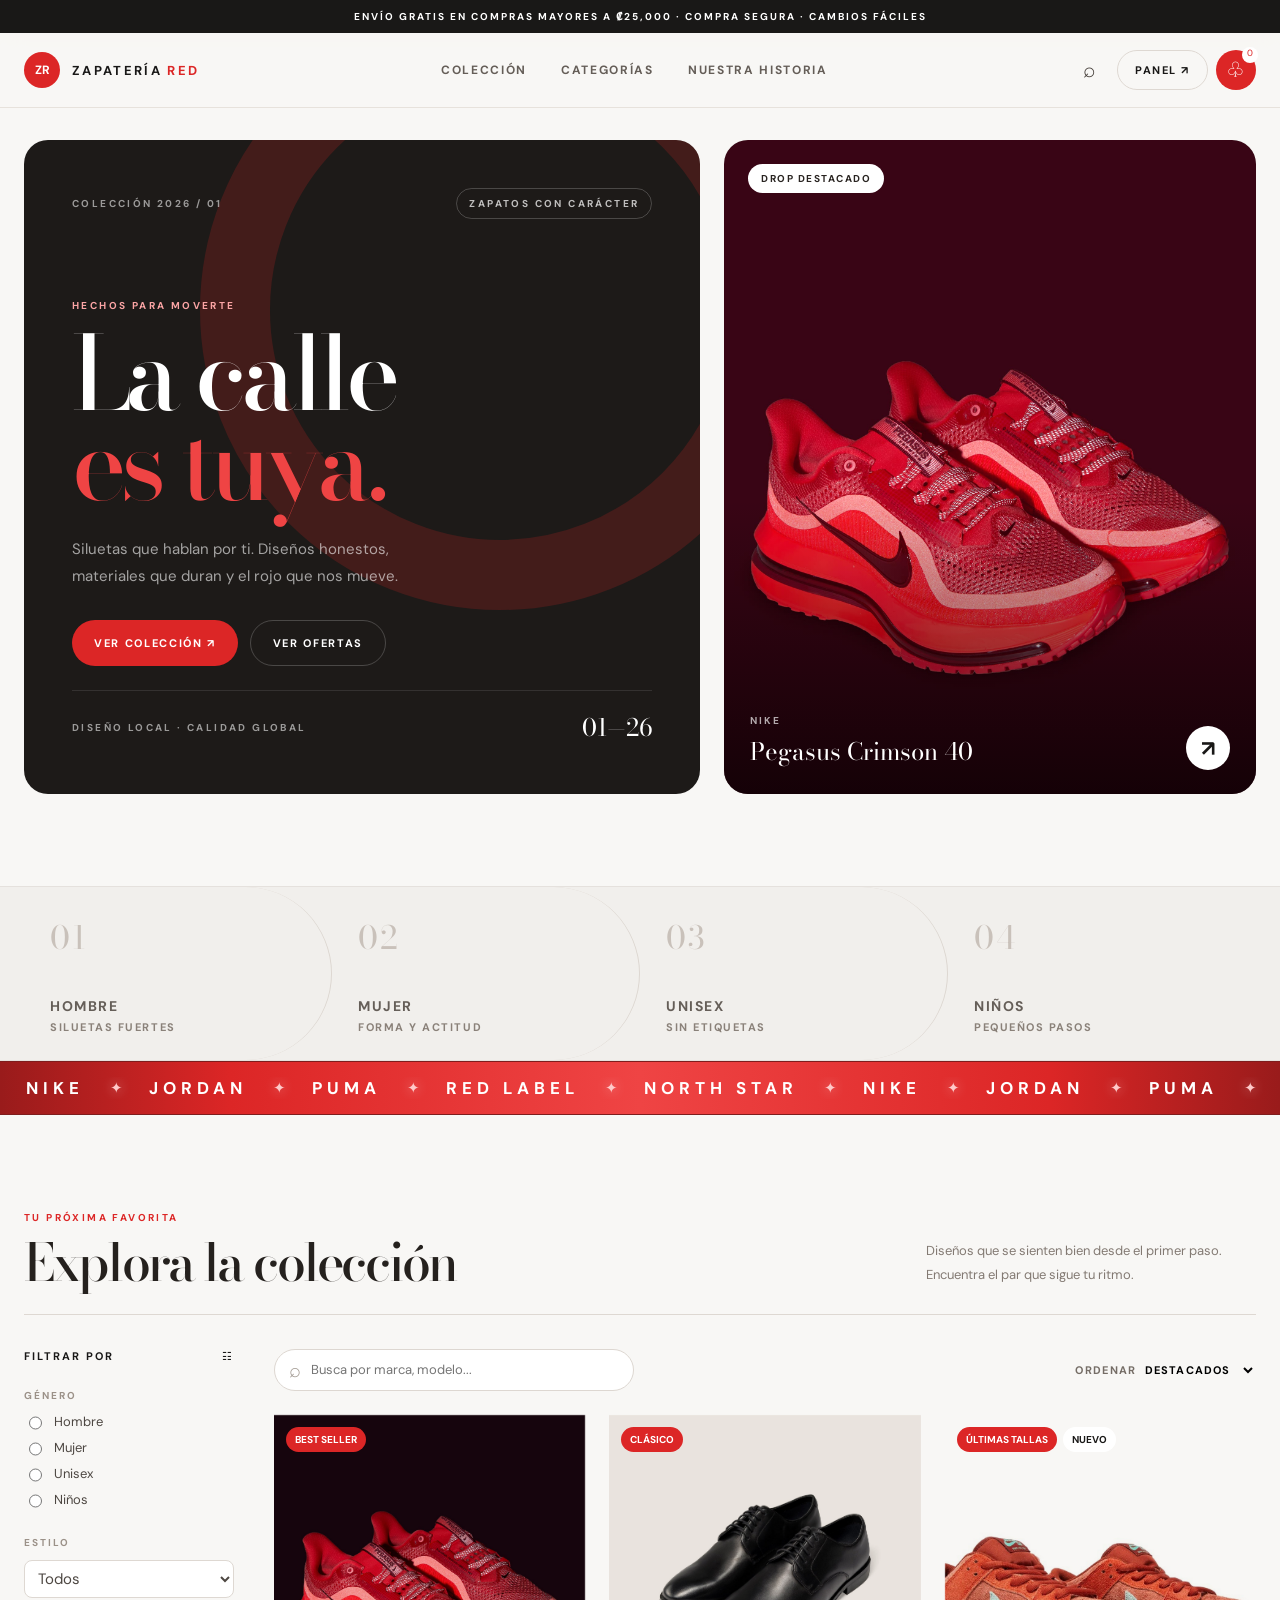
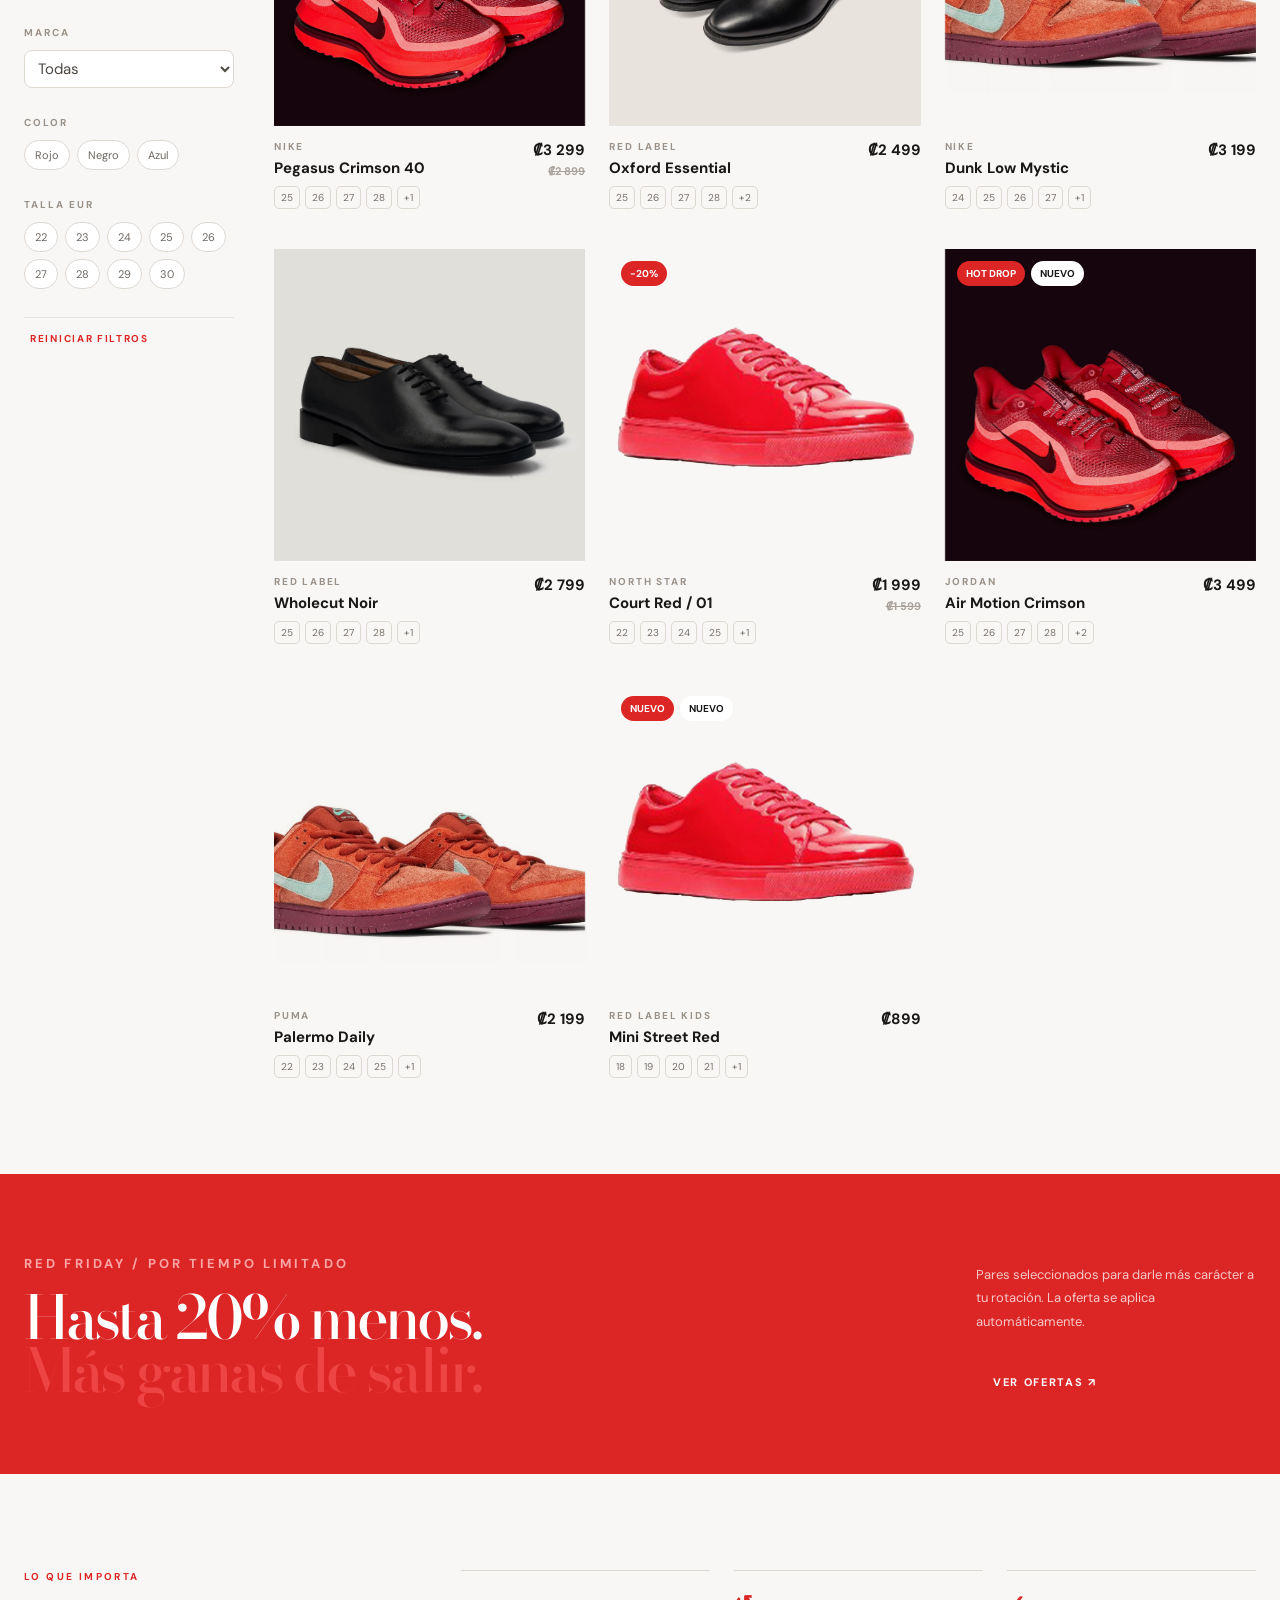
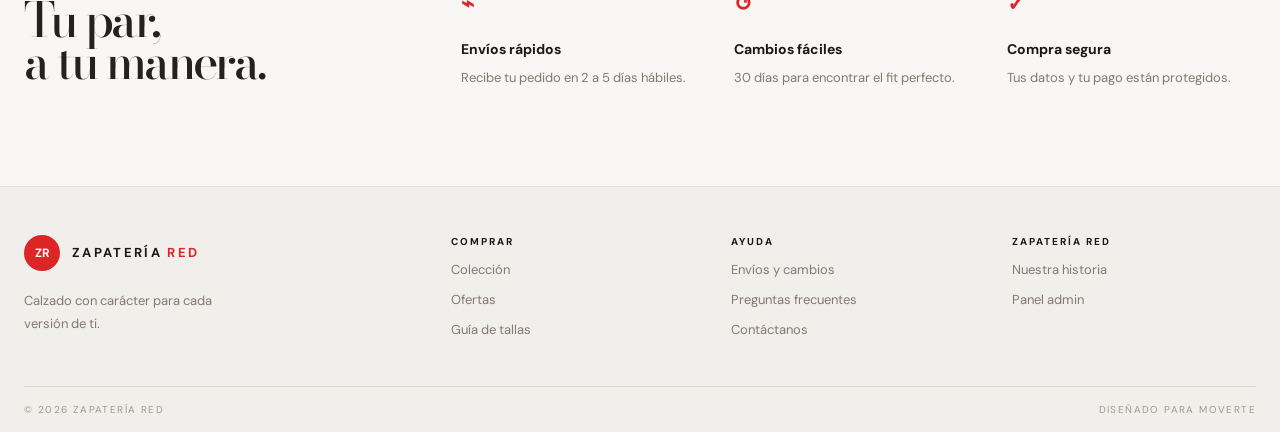
<file: index.html>
<!doctype html>
<html lang="es">
<head>
  <meta charset="UTF-8" />
  <meta name="viewport" content="width=device-width, initial-scale=1.0" />
  <meta name="theme-color" content="#dc2626" />
  <meta name="description" content="Zapatería Red — calzado con carácter." />
  <title>Zapatería Red — Calzado con carácter</title>
  <link rel="preconnect" href="https://fonts.googleapis.com" />
  <link rel="preconnect" href="https://fonts.gstatic.com" crossorigin />
  <link href="https://fonts.googleapis.com/css2?family=Bodoni+Moda:opsz,wght@6..96,400;6..96,500;6..96,600&family=DM+Sans:wght@400;500;600;700&display=swap" rel="stylesheet" />
  <link rel="stylesheet" href="style.css" />
</head>
<body>
  <div class="announcement">Envío gratis en compras mayores a ₡25,000 · Compra segura · Cambios fáciles</div>
  <header class="site-header"><div class="wrap header-inner"><a class="brand" href="index.html"><span class="brand-mark">ZR</span><span>ZAPATERÍA <b>RED</b></span></a><nav class="desktop-nav"><a href="#coleccion">Colección</a><a href="#categorias">Categorías</a><a href="#nosotros">Nuestra historia</a></nav><div class="header-actions"><button class="icon-button" id="focus-search" aria-label="Buscar">⌕</button><a class="panel-link" href="admin.html">Panel ↗</a><button class="bag-button" aria-label="Bolsa">♧<i>0</i></button><button class="menu-toggle" id="menu-toggle" aria-label="Menú">☰</button></div></div><div class="mobile-nav" id="mobile-nav"><a href="#coleccion">Colección</a><a href="#categorias">Categorías</a><a href="admin.html">Panel administrativo</a></div></header>
  <main>
    <section class="wrap hero"><div class="hero-copy"><div class="hero-top"><span>COLECCIÓN 2026 / 01</span><span class="outline-pill">ZAPATOS CON CARÁCTER</span></div><div class="hero-message"><p class="eyebrow light">HECHOS PARA MOVERTE</p><h1>La calle<br><em>es tuya.</em></h1><p>Siluetas que hablan por ti. Diseños honestos, materiales que duran y el rojo que nos mueve.</p><div class="hero-buttons"><a class="button red" href="#coleccion">Ver colección ↗</a><a class="button outline-light" href="#ofertas">Ver ofertas</a></div></div><div class="hero-bottom"><span>Diseño local · Calidad global</span><span class="serif-number">01—26</span></div></div><a class="hero-product" href="producto.html?id=1"><img src="assets/pegasus-red.jpg" alt="Tenis rojos Pegasus Crimson"><span class="floating-tag">DROP DESTACADO</span><div class="hero-product-caption"><div><small>Nike</small><strong>Pegasus Crimson 40</strong></div><b class="round-arrow">↗</b></div></a></section>
    <section class="category-strip" id="categorias"><div class="wrap category-grid"><button class="categoria-button" data-category="Hombre"><span>01</span><b>Hombre</b><small>Siluetas fuertes</small></button><button class="categoria-button" data-category="Mujer"><span>02</span><b>Mujer</b><small>Forma y actitud</small></button><button class="categoria-button" data-category="Unisex"><span>03</span><b>Unisex</b><small>Sin etiquetas</small></button><button class="categoria-button" data-category="Niños"><span>04</span><b>Niños</b><small>Pequeños pasos</small></button></div></section>
<div class="brand-carousel" id="brand-carousel" aria-label="Marcas disponibles"><div class="brand-carousel-container"><div class="brand-items"><div class="brand-group"><button class="brand-item" data-brand="Nike"><span>Nike</span></button><button class="brand-item" data-brand="Jordan"><span>Jordan</span></button><button class="brand-item" data-brand="Puma"><span>Puma</span></button><button class="brand-item" data-brand="Red Label"><span>Red Label</span></button><button class="brand-item" data-brand="North Star"><span>North Star</span></button></div><div class="brand-group" aria-hidden="true"><button class="brand-item" data-brand="Nike" tabindex="-1"><span>Nike</span></button><button class="brand-item" data-brand="Jordan" tabindex="-1"><span>Jordan</span></button><button class="brand-item" data-brand="Puma" tabindex="-1"><span>Puma</span></button><button class="brand-item" data-brand="Red Label" tabindex="-1"><span>Red Label</span></button><button class="brand-item" data-brand="North Star" tabindex="-1"><span>North Star</span></button></div><div class="brand-group" aria-hidden="true"><button class="brand-item" data-brand="Nike" tabindex="-1"><span>Nike</span></button><button class="brand-item" data-brand="Jordan" tabindex="-1"><span>Jordan</span></button><button class="brand-item" data-brand="Puma" tabindex="-1"><span>Puma</span></button><button class="brand-item" data-brand="Red Label" tabindex="-1"><span>Red Label</span></button><button class="brand-item" data-brand="North Star" tabindex="-1"><span>North Star</span></button></div><div class="brand-group" aria-hidden="true"><button class="brand-item" data-brand="Nike" tabindex="-1"><span>Nike</span></button><button class="brand-item" data-brand="Jordan" tabindex="-1"><span>Jordan</span></button><button class="brand-item" data-brand="Puma" tabindex="-1"><span>Puma</span></button><button class="brand-item" data-brand="Red Label" tabindex="-1"><span>Red Label</span></button><button class="brand-item" data-brand="North Star" tabindex="-1"><span>North Star</span></button></div></div></div></div>
    <section class="wrap collection" id="coleccion"><div class="section-heading"><div><p class="eyebrow">TU PRÓXIMA FAVORITA</p><h2>Explora la colección</h2></div><p>Diseños que se sienten bien desde el primer paso. Encuentra el par que sigue tu ritmo.</p></div><div class="catalog-layout"><aside class="filters"><div class="filter-heading"><b>Filtrar por</b><span>☷</span></div><div id="filter-panel"></div></aside><div class="catalog-content"><div class="catalog-toolbar"><div class="search-box"><span>⌕</span><input id="search-input" type="search" placeholder="Busca por marca, modelo..." /></div><button class="filter-mobile" id="filter-mobile">☷ Filtros</button><label>Ordenar <select id="sort-select"><option value="featured">Destacados</option><option value="new">Novedades</option><option value="price-asc">Precio menor</option><option value="price-desc">Precio mayor</option></select></label></div><div class="product-grid" id="product-grid"></div></div></div></section>
    <section class="offer-banner" id="ofertas"><div class="wrap offer-inner"><div><p class="eyebrow light">RED FRIDAY / POR TIEMPO LIMITADO</p><h2>Hasta 20% menos.<br><em>Más ganas de salir.</em></h2></div><div><p>Pares seleccionados para darle más carácter a tu rotación. La oferta se aplica automáticamente.</p><a href="#coleccion">Ver ofertas ↗</a></div></div></section>
    <section class="wrap values" id="nosotros"><div><p class="eyebrow">LO QUE IMPORTA</p><h2>Tu par,<br>a tu manera.</h2></div><div class="value-grid"><article><b>⌁</b><h3>Envíos rápidos</h3><p>Recibe tu pedido en 2 a 5 días hábiles.</p></article><article><b>↺</b><h3>Cambios fáciles</h3><p>30 días para encontrar el fit perfecto.</p></article><article><b>✓</b><h3>Compra segura</h3><p>Tus datos y tu pago están protegidos.</p></article></div></section>
  </main>
  <footer class="site-footer"><div class="wrap footer-grid"><div><a class="brand" href="index.html"><span class="brand-mark">ZR</span><span>ZAPATERÍA <b>RED</b></span></a><p>Calzado con carácter para cada versión de ti.</p></div><div><b>Comprar</b><a href="#coleccion">Colección</a><a href="#ofertas">Ofertas</a><a href="producto.html?id=1">Guía de tallas</a></div><div><b>Ayuda</b><a href="#nosotros">Envíos y cambios</a><a href="#nosotros">Preguntas frecuentes</a><a href="https://wa.me/5215555555555">Contáctanos</a></div><div><b>Zapatería Red</b><a href="#nosotros">Nuestra historia</a><a href="admin.html">Panel admin</a></div></div><div class="wrap footer-bottom">© 2026 Zapatería Red <span>Diseñado para moverte</span></div></footer>
  <script src="catalog.js"></script><script src="app.js"></script>
</body>
</html>
</file>
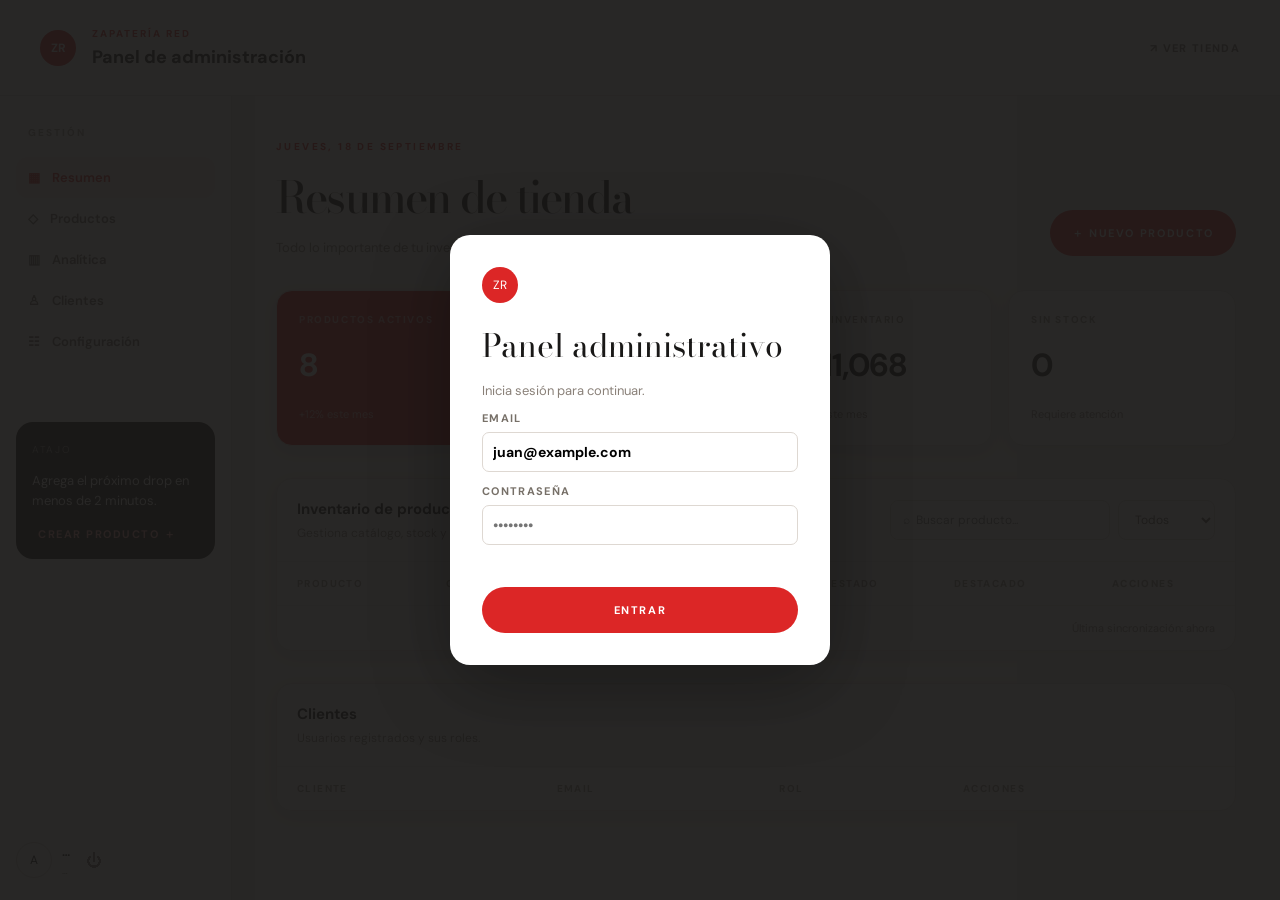
<file: admin.html>
<!doctype html>
<html lang="es"><head><meta charset="UTF-8"><meta name="viewport" content="width=device-width, initial-scale=1.0"><title>Panel administrativo — Zapatería Red</title><link rel="preconnect" href="https://fonts.googleapis.com"><link rel="preconnect" href="https://fonts.gstatic.com" crossorigin><link href="https://fonts.googleapis.com/css2?family=Bodoni+Moda:opsz,wght@6..96,400;6..96,500;6..96,600&family=DM+Sans:wght@400;500;600;700&display=swap" rel="stylesheet"><link rel="stylesheet" href="style.css"></head><body class="admin-body"><div id="login-overlay"><form id="login-form" class="login-card"><span class="brand-mark">ZR</span><h2>Panel administrativo</h2><p>Inicia sesión para continuar.</p><label>Email<input id="login-email" type="email" value="juan@example.com" required></label><label>Contraseña<input id="login-pass" type="password" placeholder="••••••••" required></label><p class="login-error" id="login-error"></p><button class="button red" type="submit">Entrar</button></form></div><header class="admin-header"><div class="admin-brand"><a class="brand" href="index.html"><span class="brand-mark">ZR</span></a><div><small>ZAPATERÍA RED</small><strong>Panel de administración</strong></div></div><a href="index.html">↗ Ver tienda</a></header><div class="admin-shell"><aside class="admin-sidebar"><div class="sidebar-title">GESTIÓN</div><nav><a class="active" href="#resumen">▦ <span>Resumen</span></a><a href="#inventario">◇ <span>Productos</span></a><a href="analitica.html">▥ <span>Analítica</span></a><a href="#clientes">♙ <span>Clientes</span></a><a href="configuracion.html">☷ <span>Configuración</span></a></nav><div class="admin-tip"><small>ATAJO</small><p>Agrega el próximo drop en menos de 2 minutos.</p><button id="open-product-modal">Crear producto ＋</button></div><div class="admin-user"><span id="admin-initial">A</span><div><b id="admin-name">…</b><small id="admin-email">…</small></div><button id="logout-btn" class="row-action" title="Cerrar sesión">⏻</button></div></aside><main class="admin-main"><div class="admin-page-heading"><div><p class="eyebrow">JUEVES, 18 DE SEPTIEMBRE</p><h1>Resumen de tienda</h1><p>Todo lo importante de tu inventario, en un solo lugar.</p></div><button class="button red" id="open-product-modal-top">＋ Nuevo producto</button></div><section class="metrics" id="resumen"><article class="metric red-card"><small>PRODUCTOS ACTIVOS</small><strong id="metric-products">8</strong><span>+12% este mes</span></article><article class="metric dark-card"><small>UNIDADES EN STOCK</small><strong id="metric-stock">132</strong><span>+8% este mes</span></article><article class="metric"><small>VALOR INVENTARIO</small><strong id="metric-value">$311,068</strong><span>+6.4% este mes</span></article><article class="metric"><small>SIN STOCK</small><strong id="metric-out">0</strong><span>Requiere atención</span></article></section><section class="inventory-card" id="inventario"><div class="inventory-heading"><div><h2>Inventario de productos</h2><p>Gestiona catálogo, stock y visibilidad.</p></div><div class="inventory-tools"><input id="admin-search" type="search" placeholder="⌕  Buscar producto..."><select id="admin-filter"><option>Todos</option><option>Activo</option><option>Sin stock</option></select></div></div><div class="table-scroll"><table><thead><tr><th>Producto</th><th>Categoría</th><th>Precio</th><th>Stock</th><th>Estado</th><th>Destacado</th><th>Acciones</th></tr></thead><tbody id="inventory-body"></tbody></table></div><div class="table-footer"><span id="table-count"></span><span>Última sincronización: <span id="sync-time">ahora</span></span></div></section><section class="inventory-card" id="clientes"><div class="inventory-heading"><div><h2>Clientes</h2><p>Usuarios registrados y sus roles.</p></div></div><div class="table-scroll"><table><thead><tr><th>Cliente</th><th>Email</th><th>Rol</th><th>Acciones</th></tr></thead><tbody id="clients-body"></tbody></table></div></section></main></div><dialog id="product-modal"><form class="modal-form" id="product-form"><button type="button" class="modal-close" id="modal-close">×</button><p class="eyebrow">CATÁLOGO</p><h2 id="modal-title">Agregar producto</h2><input type="hidden" id="f-id"><label>Nombre del producto<input id="f-nombre" required placeholder="Ej. Runner Crimson 01"></label><div class="form-row"><label>Marca<input id="f-marca" placeholder="Nike"></label><label>Precio (₡)<input id="f-precio" type="number" min="1" step="0.01" placeholder="2499" required></label></div><div class="form-row"><label>Stock (pares)<input id="f-stock" type="number" min="0" step="1" value="0"></label><label>Categoría<select id="f-categoria"></select></label></div><div class="form-row"><label>Talle<select id="f-talle"></select></label><label>Portada actual<span id="f-cover-name" class="table-sub">—</span></label></div><label>Descripción<textarea id="f-descripcion" placeholder="Describe el producto..."></textarea></label><div class="upload-box">⇧ <b>Fotos del producto</b><small>JPG, PNG o WEBP (máx. 5MB c/u). La primera será la portada.</small><input id="f-fotos" type="file" accept=".jpg,.jpeg,.png,.webp" multiple><div id="f-preview" class="photo-preview"></div></div><div id="f-existing-wrap"><b>Fotos guardadas</b><small class="table-sub">✕ elimina · ○ define la portada</small><div id="f-existing" class="photo-preview"></div></div><p class="login-error" id="form-error"></p><button class="button red" type="submit" id="f-save">Guardar producto</button></form></dialog><script src="catalog.js"></script><script src="admin.js"></script></body></html>
</file>
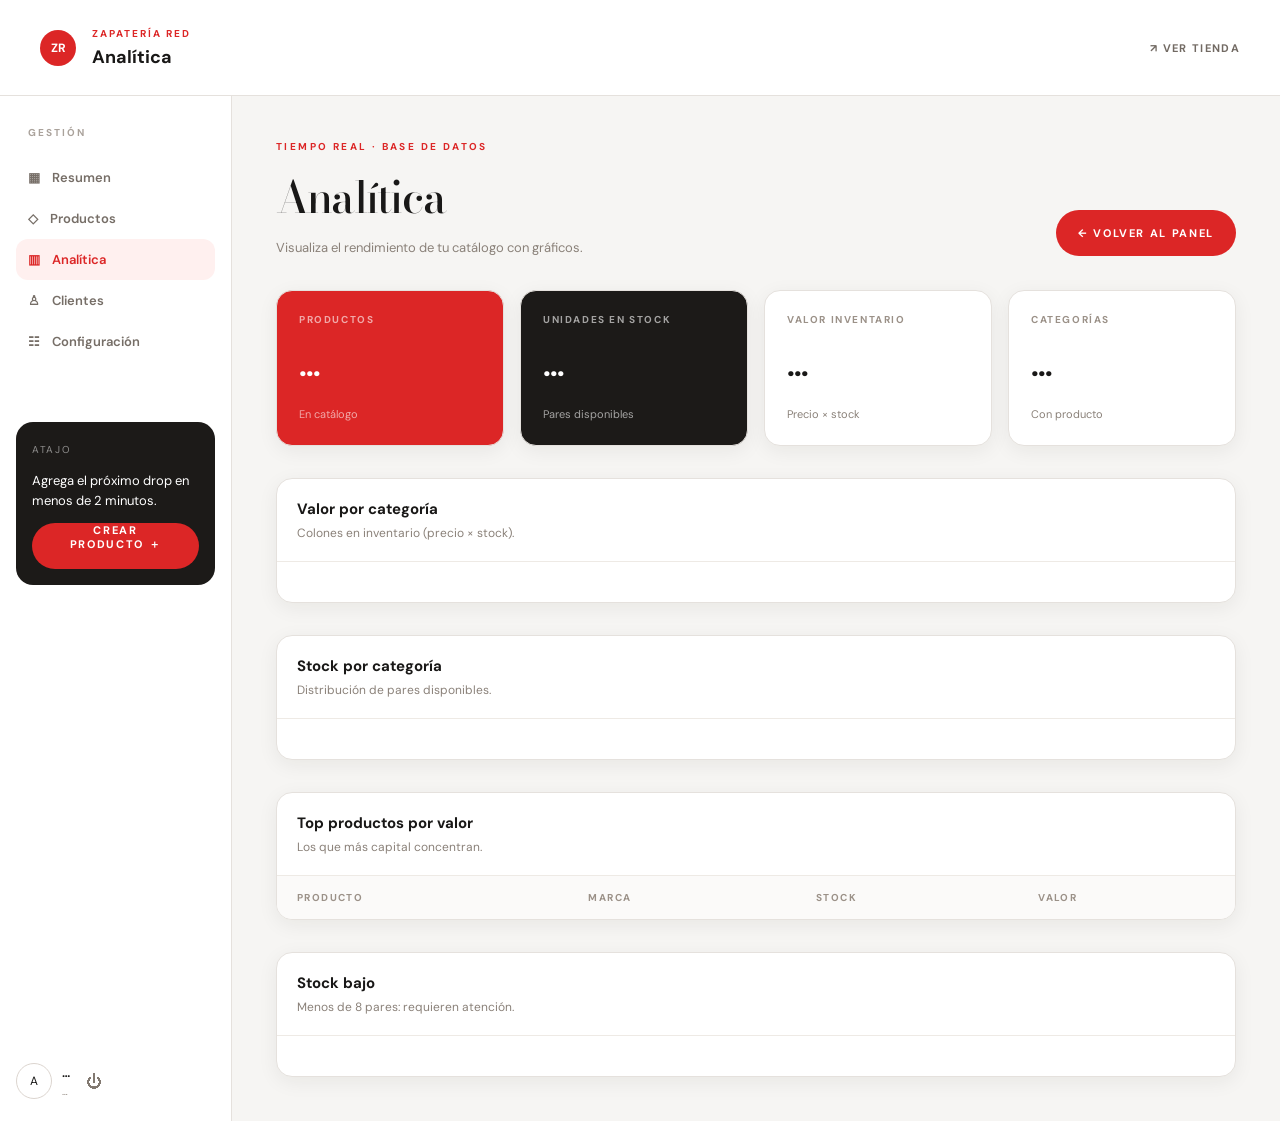
<file: analitica.html>
<!doctype html>
<html lang="es"><head><meta charset="UTF-8"><meta name="viewport" content="width=device-width, initial-scale=1.0"><title>Analítica — Zapatería Red</title><link rel="preconnect" href="https://fonts.googleapis.com"><link rel="preconnect" href="https://fonts.gstatic.com" crossorigin><link href="https://fonts.googleapis.com/css2?family=Bodoni+Moda:opsz,wght@6..96,400;6..96,500;6..96,600&family=DM+Sans:wght@400;500;600;700&display=swap" rel="stylesheet"><link rel="stylesheet" href="style.css"></head><body class="admin-body"><header class="admin-header"><div class="admin-brand"><a class="brand" href="index.html"><span class="brand-mark">ZR</span></a><div><small>ZAPATERÍA RED</small><strong>Analítica</strong></div></div><a href="index.html">↗ Ver tienda</a></header><div class="admin-shell"><aside class="admin-sidebar"><div class="sidebar-title">GESTIÓN</div><nav><a href="admin.html#resumen">▦ <span>Resumen</span></a><a href="admin.html#inventario">◇ <span>Productos</span></a><a class="active" href="analitica.html">▥ <span>Analítica</span></a><a href="admin.html#clientes">♙ <span>Clientes</span></a><a href="configuracion.html">☷ <span>Configuración</span></a></nav><div class="admin-tip"><small>ATAJO</small><p>Agrega el próximo drop en menos de 2 minutos.</p><a class="button red" href="admin.html#inventario" style="display:inline-block;text-align:center">Crear producto ＋</a></div><div class="admin-user"><span id="admin-initial">A</span><div><b id="admin-name">…</b><small id="admin-email">…</small></div><button id="logout-btn" class="row-action" title="Cerrar sesión">⏻</button></div></aside><main class="admin-main"><div class="admin-page-heading"><div><p class="eyebrow">TIEMPO REAL · BASE DE DATOS</p><h1>Analítica</h1><p>Visualiza el rendimiento de tu catálogo con gráficos.</p></div><a class="button red" href="admin.html">← Volver al panel</a></div><section class="metrics"><article class="metric red-card"><small>PRODUCTOS</small><strong id="a-products">…</strong><span>En catálogo</span></article><article class="metric dark-card"><small>UNIDADES EN STOCK</small><strong id="a-stock">…</strong><span>Pares disponibles</span></article><article class="metric"><small>VALOR INVENTARIO</small><strong id="a-value">…</strong><span>Precio × stock</span></article><article class="metric"><small>CATEGORÍAS</small><strong id="a-cats">…</strong><span>Con producto</span></article></section><section class="inventory-card"><div class="inventory-heading"><div><h2>Valor por categoría</h2><p>Colones en inventario (precio × stock).</p></div></div><div style="padding:20px" id="chart-barras"></div></section><section class="inventory-card"><div class="inventory-heading"><div><h2>Stock por categoría</h2><p>Distribución de pares disponibles.</p></div></div><div style="padding:20px" id="chart-dona"></div></section><section class="inventory-card"><div class="inventory-heading"><div><h2>Top productos por valor</h2><p>Los que más capital concentran.</p></div></div><div class="table-scroll"><table><thead><tr><th>Producto</th><th>Marca</th><th>Stock</th><th>Valor</th></tr></thead><tbody id="top-body"></tbody></table></div></section><section class="inventory-card"><div class="inventory-heading"><div><h2>Stock bajo</h2><p>Menos de 8 pares: requieren atención.</p></div></div><div style="padding:20px" id="low-list"></div></section></main></div><script src="catalog.js"></script><script src="analitica.js"></script></body></html>
</file>
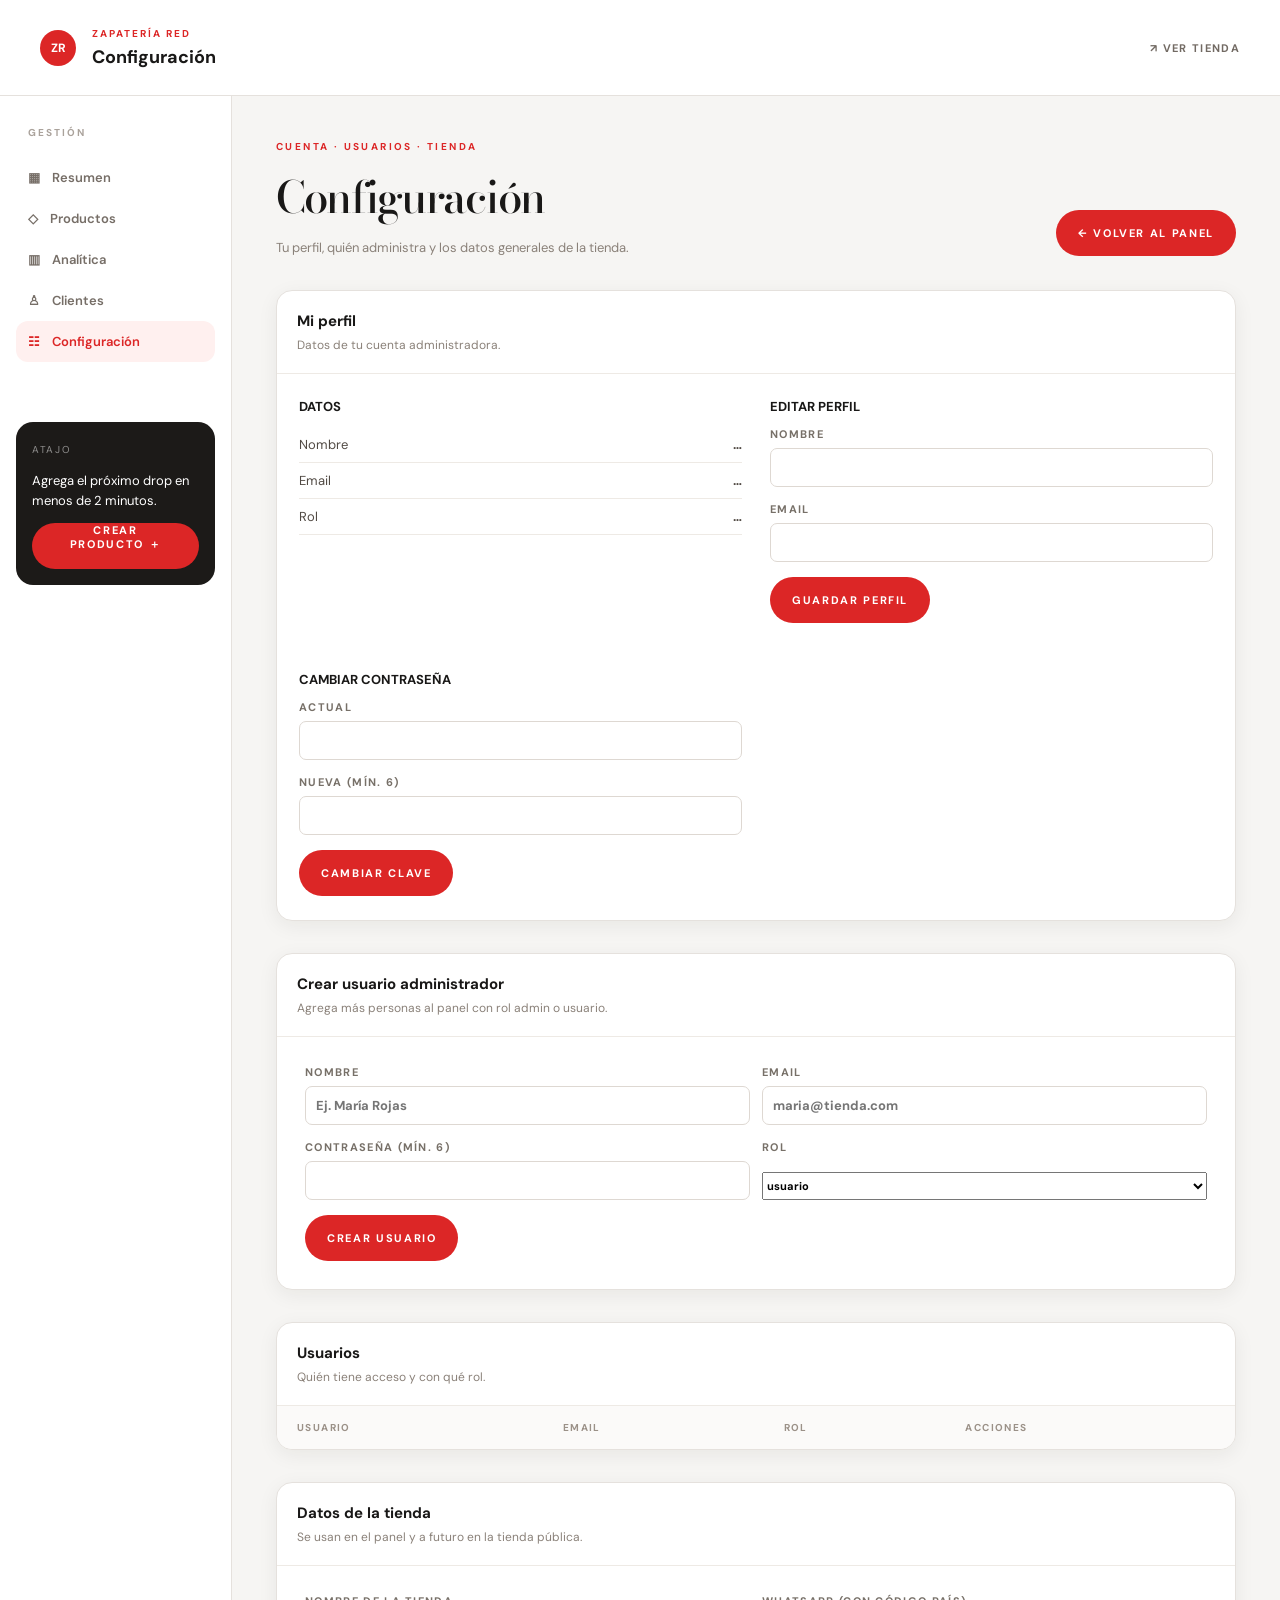
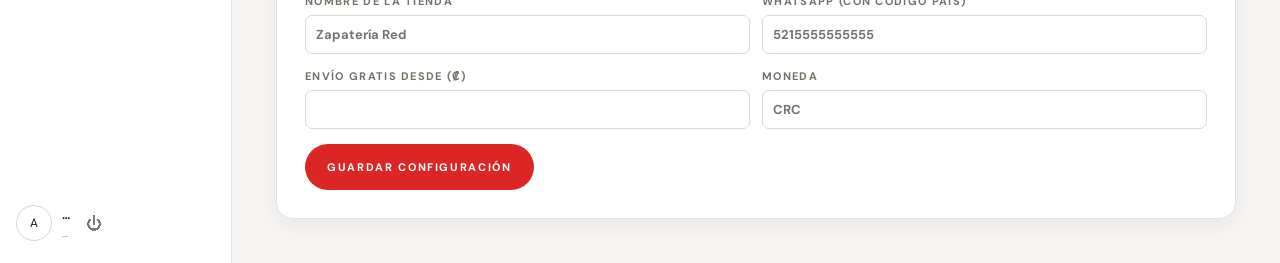
<file: configuracion.html>
<!doctype html>
<html lang="es"><head><meta charset="UTF-8"><meta name="viewport" content="width=device-width, initial-scale=1.0"><title>Configuración — Zapatería Red</title><link rel="preconnect" href="https://fonts.googleapis.com"><link rel="preconnect" href="https://fonts.gstatic.com" crossorigin><link href="https://fonts.googleapis.com/css2?family=Bodoni+Moda:opsz,wght@6..96,400;6..96,500;6..96,600&family=DM+Sans:wght@400;500;600;700&display=swap" rel="stylesheet"><link rel="stylesheet" href="style.css"></head><body class="admin-body"><header class="admin-header"><div class="admin-brand"><a class="brand" href="index.html"><span class="brand-mark">ZR</span></a><div><small>ZAPATERÍA RED</small><strong>Configuración</strong></div></div><a href="index.html">↗ Ver tienda</a></header><div class="admin-shell"><aside class="admin-sidebar"><div class="sidebar-title">GESTIÓN</div><nav><a href="admin.html#resumen">▦ <span>Resumen</span></a><a href="admin.html#inventario">◇ <span>Productos</span></a><a href="analitica.html">▥ <span>Analítica</span></a><a href="admin.html#clientes">♙ <span>Clientes</span></a><a class="active" href="configuracion.html">☷ <span>Configuración</span></a></nav><div class="admin-tip"><small>ATAJO</small><p>Agrega el próximo drop en menos de 2 minutos.</p><a class="button red" href="admin.html#inventario" style="display:inline-block;text-align:center">Crear producto ＋</a></div><div class="admin-user"><span id="admin-initial">A</span><div><b id="admin-name">…</b><small id="admin-email">…</small></div><button id="logout-btn" class="row-action" title="Cerrar sesión">⏻</button></div></aside><main class="admin-main"><div class="admin-page-heading"><div><p class="eyebrow">CUENTA · USUARIOS · TIENDA</p><h1>Configuración</h1><p>Tu perfil, quién administra y los datos generales de la tienda.</p></div><a class="button red" href="admin.html">← Volver al panel</a></div><section class="inventory-card"><div class="inventory-heading"><div><h2>Mi perfil</h2><p>Datos de tu cuenta administradora.</p></div></div><div class="profile-grid"><div class="profile-card"><h3>DATOS</h3><div class="profile-line"><span>Nombre</span><b id="pf-nombre">…</b></div><div class="profile-line"><span>Email</span><b id="pf-email">…</b></div><div class="profile-line"><span>Rol</span><b id="pf-rol">…</b></div></div><div class="profile-card"><h3>EDITAR PERFIL</h3><form class="modal-form" id="profile-form" style="padding:0"><label>Nombre<input id="p-nombre" required></label><label>Email<input id="p-email" type="email" required></label><div><button class="button red" type="submit">Guardar perfil</button> <span id="profile-msg"></span></div></form></div></div><div class="profile-grid"><div class="profile-card"><h3>CAMBIAR CONTRASEÑA</h3><form class="modal-form" id="pass-form" style="padding:0"><label>Actual<input id="pass-actual" type="password" required></label><label>Nueva (mín. 6)<input id="pass-nueva" type="password" required></label><div><button class="button red" type="submit">Cambiar clave</button> <span id="pass-msg"></span></div></form></div></div></section><section class="inventory-card"><div class="inventory-heading"><div><h2>Crear usuario administrador</h2><p>Agrega más personas al panel con rol admin o usuario.</p></div></div><form class="modal-form" id="user-form"><div class="form-row"><label>Nombre<input id="u-nombre" required placeholder="Ej. María Rojas"></label><label>Email<input id="u-email" type="email" required placeholder="maria@tienda.com"></label></div><div class="form-row"><label>Contraseña (mín. 6)<input id="u-pass" type="password" required></label><label>Rol<select id="u-rol"><option value="usuario">usuario</option><option value="admin">admin</option></select></label></div><div><button class="button red" type="submit">Crear usuario</button> <span id="user-msg"></span></div></form></section><section class="inventory-card"><div class="inventory-heading"><div><h2>Usuarios</h2><p>Quién tiene acceso y con qué rol.</p></div></div><div class="table-scroll"><table><thead><tr><th>Usuario</th><th>Email</th><th>Rol</th><th>Acciones</th></tr></thead><tbody id="users-body"></tbody></table></div></section><section class="inventory-card"><div class="inventory-heading"><div><h2>Datos de la tienda</h2><p>Se usan en el panel y a futuro en la tienda pública.</p></div></div><form class="modal-form" id="config-form"><div class="form-row"><label>Nombre de la tienda<input id="cfg-nombre" placeholder="Zapatería Red"></label><label>WhatsApp (con código país)<input id="cfg-whatsapp" placeholder="5215555555555"></label></div><div class="form-row"><label>Envío gratis desde (₡)<input id="cfg-envio" type="number" min="0" step="100"></label><label>Moneda<input id="cfg-moneda" placeholder="CRC"></label></div><div><button class="button red" type="submit">Guardar configuración</button> <span id="config-msg"></span></div></form></section></main></div><script src="configuracion.js"></script></body></html>
</file>
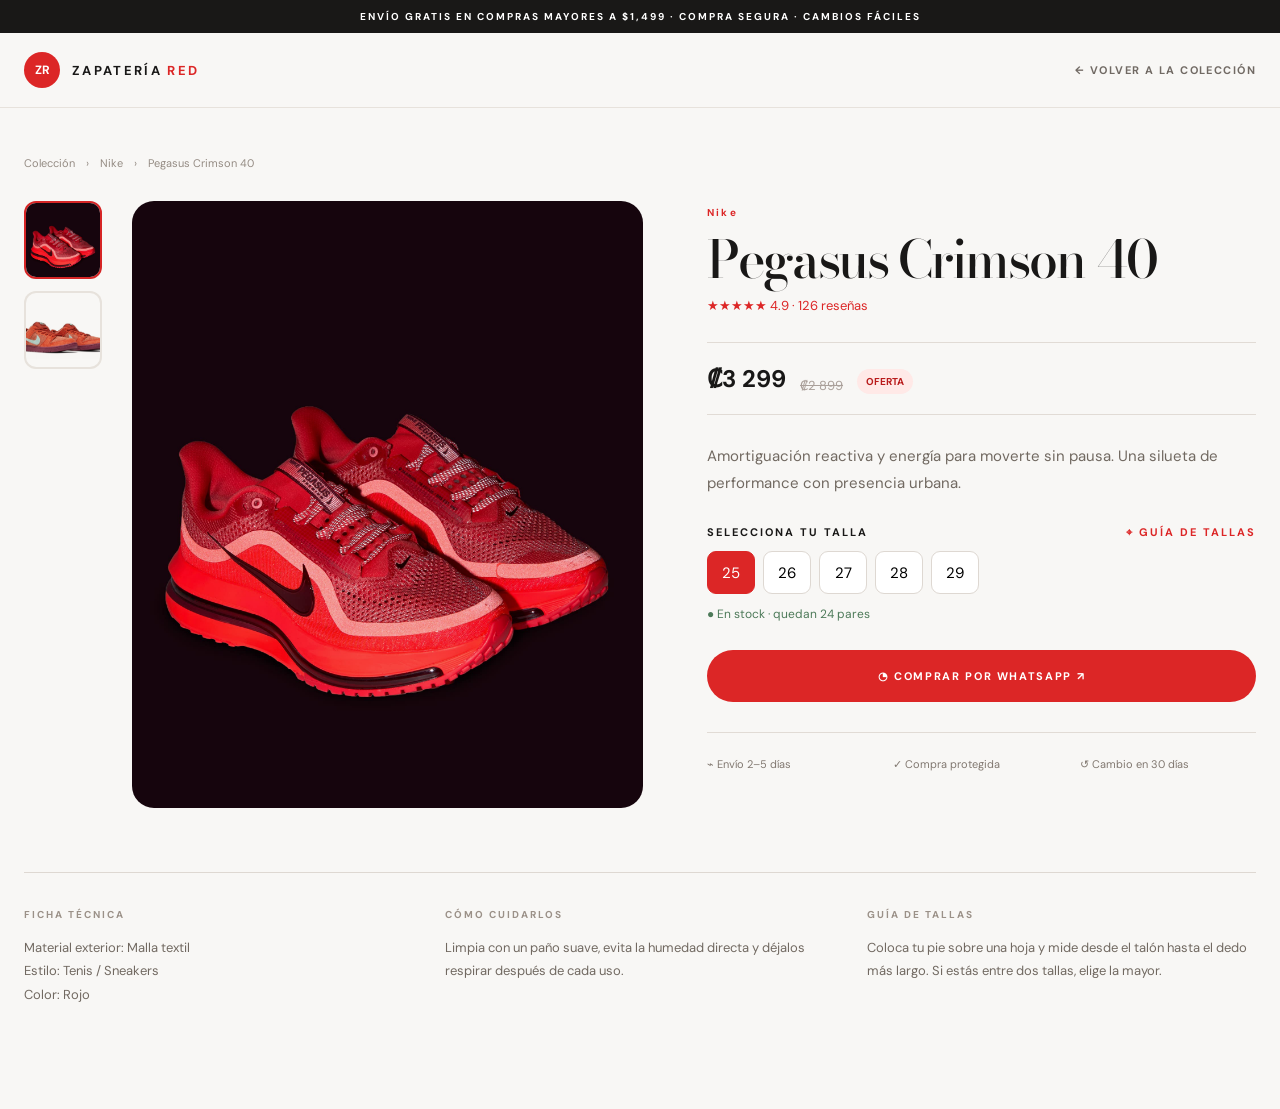
<file: producto.html>
<!doctype html>
<html lang="es"><head><meta charset="UTF-8"><meta name="viewport" content="width=device-width, initial-scale=1.0"><title>Producto — Zapatería Red</title><link rel="preconnect" href="https://fonts.googleapis.com"><link rel="preconnect" href="https://fonts.gstatic.com" crossorigin><link href="https://fonts.googleapis.com/css2?family=Bodoni+Moda:opsz,wght@6..96,400;6..96,500;6..96,600&family=DM+Sans:wght@400;500;600;700&display=swap" rel="stylesheet"><link rel="stylesheet" href="style.css"></head><body><div class="announcement">Envío gratis en compras mayores a $1,499 · Compra segura · Cambios fáciles</div><header class="site-header"><div class="wrap header-inner"><a class="brand" href="index.html"><span class="brand-mark">ZR</span><span>ZAPATERÍA <b>RED</b></span></a><a class="back-link" href="index.html">← Volver a la colección</a></div></header><main class="wrap product-detail" id="product-detail"></main><script src="catalog.js"></script><script src="product.js"></script></body></html>
</file>
<file: style.css>
*{box-sizing:border-box}html{scroll-behavior:smooth}body{margin:0;background:#f8f7f5;color:#191817;font:15px 'DM Sans',Arial,sans-serif}a{color:inherit;text-decoration:none}button,input,select,textarea{font:inherit}button{cursor:pointer;border:0;background:none}.wrap{width:min(1280px,100% - 48px);margin:auto}.announcement{padding:10px 16px;background:#191817;color:#fff;text-align:center;font-size:10px;font-weight:700;letter-spacing:.2em;text-transform:uppercase}.site-header{position:sticky;top:0;z-index:20;border-bottom:1px solid #e7e2dc;background:#f8f7f5ee;backdrop-filter:blur(12px)}.header-inner{height:74px;display:flex;align-items:center;justify-content:space-between;gap:24px}.brand{display:flex;align-items:center;gap:12px;font-size:13px;font-weight:700;letter-spacing:.18em}.brand b{color:#dc2626}.brand-mark{display:grid;place-items:center;width:36px;height:36px;border-radius:50%;background:#dc2626;color:#fff;font-size:12px;letter-spacing:0}.desktop-nav{display:flex;gap:34px;font-size:12px;font-weight:700;letter-spacing:.14em;text-transform:uppercase;color:#655e58}.desktop-nav a:hover,.back-link:hover{color:#dc2626}.header-actions{display:flex;align-items:center;gap:8px}.icon-button,.bag-button,.menu-toggle{display:grid;place-items:center;width:40px;height:40px;border-radius:50%;font-size:21px;color:#423b36}.icon-button:hover{background:#efebe6}.panel-link{padding:12px 17px;border:1px solid #ded8d2;border-radius:999px;font-size:11px;font-weight:700;letter-spacing:.14em;text-transform:uppercase}.panel-link:hover{border-color:#dc2626;color:#dc2626}.bag-button{position:relative;background:#dc2626;color:#fff}.bag-button i{position:absolute;right:-2px;top:-3px;width:16px;height:16px;border-radius:50%;background:#fff;color:#dc2626;font-size:9px;font-style:normal}.menu-toggle,.mobile-nav{display:none}.hero{display:grid;grid-template-columns:1.12fr .88fr;gap:24px;padding-top:32px;padding-bottom:92px}.hero-copy,.hero-product{min-height:610px;border-radius:24px;overflow:hidden}.hero-copy{display:flex;flex-direction:column;justify-content:space-between;padding:48px;background:#1d1a18;color:#fff;position:relative}.hero-copy:before{content:'';position:absolute;right:-100px;top:-130px;width:460px;height:460px;border:70px solid #dc262633;border-radius:50%}.hero-top,.hero-bottom{display:flex;align-items:center;justify-content:space-between;position:relative;font-size:10px;font-weight:700;letter-spacing:.24em;color:#ffffff8f;text-transform:uppercase}.outline-pill{padding:8px 12px;border:1px solid #ffffff33;border-radius:999px;color:#ffffffb8}.hero-message{position:relative;max-width:570px;padding:80px 0 24px}.eyebrow{margin:0;color:#dc2626;font-size:10px;font-weight:700;letter-spacing:.24em;text-transform:uppercase}.eyebrow.light{color:#fca5a5}.hero h1,.offer-banner h2,.section-heading h2,.values h2{margin:16px 0 0;font:500 clamp(3.5rem,8vw,7rem)/.88 'Bodoni Moda',Georgia,serif;letter-spacing:-.055em}.hero h1 em,.offer-banner h2 em{color:#ef4444;font-style:normal}.hero-message>p:not(.eyebrow){max-width:370px;margin:28px 0 0;color:#ffffff99;line-height:1.8}.hero-buttons{display:flex;gap:12px;margin-top:30px}.button{display:inline-flex;align-items:center;justify-content:center;min-height:46px;padding:0 22px;border-radius:999px;font-size:11px;font-weight:700;letter-spacing:.15em;text-transform:uppercase}.button.red{background:#dc2626;color:#fff}.button.red:hover{background:#b91c1c}.outline-light{border:1px solid #ffffff33;color:#fff}.hero-bottom{border-top:1px solid #ffffff1a;padding-top:18px}.serif-number{font:24px 'Bodoni Moda',serif;letter-spacing:0;color:#fff}.hero-product{display:block;position:relative;background:#260008}.hero-product img{width:100%;height:100%;object-fit:cover;mix-blend-mode:screen}.hero-product:after{content:'';position:absolute;inset:0;background:linear-gradient(transparent 55%,#080002bb)}.floating-tag{position:absolute;top:24px;left:24px;z-index:1;padding:8px 13px;border-radius:999px;background:#fff;color:#292421;font-size:10px;font-weight:700;letter-spacing:.15em}.hero-product-caption{position:absolute;z-index:2;left:26px;right:26px;bottom:24px;display:flex;align-items:end;justify-content:space-between;color:#fff}.hero-product-caption small,.hero-product-caption strong{display:block}.hero-product-caption small{font-size:10px;font-weight:700;letter-spacing:.2em;text-transform:uppercase;color:#ffffffaa}.hero-product-caption strong{margin-top:6px;font:24px 'Bodoni Moda',serif}.round-arrow{display:grid;place-items:center;width:44px;height:44px;border-radius:50%;background:#fff;color:#191817;font-size:22px}.category-strip{border-block:1px solid #e5e1dd;background:#f1efec}.category-grid{display:grid;grid-template-columns:repeat(4,1fr)}.category-grid button{min-height:150px;padding:26px;text-align:left;border-right:1px solid #ddd7d1}.category-grid button:last-child{border:0}.category-grid button:hover{background:#fff}.category-grid span{display:block;margin-bottom:35px;font:32px 'Bodoni Moda',serif;color:#c9c1ba}.category-grid b,.category-grid small{display:block}.category-grid b{font-size:14px}.category-grid small{margin-top:5px;color:#8a8179;font-size:11px}.collection{padding:96px 0}.section-heading{display:flex;align-items:end;justify-content:space-between;gap:24px;padding-bottom:28px;border-bottom:1px solid #ded8d2}.section-heading h2,.values h2{font-size:52px;color:#25211e}.section-heading>p{max-width:330px;margin:0;color:#837a73;font-size:13px;line-height:1.8}.catalog-layout{display:grid;grid-template-columns:210px 1fr;gap:40px;margin-top:34px}.filter-heading{display:flex;justify-content:space-between;margin-bottom:26px;font-size:11px;letter-spacing:.18em;text-transform:uppercase}.filter-group{margin-bottom:28px}.filter-group strong{display:block;margin-bottom:11px;color:#9b9188;font-size:10px;letter-spacing:.2em;text-transform:uppercase}.filter-group label{display:flex;gap:9px;margin:9px 0;color:#4d4742;font-size:13px}.filter-group select,.filter-select{width:100%;height:38px;padding:0 9px;border:1px solid #ded8d2;border-radius:8px;background:#fff;color:#4d4742}.filter-colors{display:flex;flex-wrap:wrap;gap:7px}.filter-colors button,.sizes button{padding:7px 10px;border:1px solid #ded8d2;border-radius:999px;background:#fff;color:#6f6862;font-size:11px}.filter-colors button.active,.sizes button.active{border-color:#dc2626;background:#dc2626;color:#fff}.reset-filters{width:100%;padding-top:14px;border-top:1px solid #e5e1dd;color:#dc2626;text-align:left;font-size:10px;font-weight:700;letter-spacing:.17em;text-transform:uppercase}.catalog-toolbar{display:flex;align-items:center;justify-content:space-between;gap:16px;margin-bottom:24px}.search-box{display:flex;align-items:center;gap:8px;width:min(360px,100%);height:42px;padding:0 14px;border:1px solid #ddd7d1;border-radius:999px;background:#fff}.search-box span{font-size:20px;color:#a29a92}.search-box input{width:100%;border:0;outline:0;background:transparent;font-size:13px}.catalog-toolbar label{font-size:11px;font-weight:700;letter-spacing:.12em;text-transform:uppercase;color:#756d66}.catalog-toolbar select{border:0;background:transparent;font-size:11px;font-weight:700;letter-spacing:.1em;text-transform:uppercase;outline:0}.filter-mobile{display:none;padding:10px 14px;border:1px solid #ddd7d1;border-radius:999px;background:#fff;font-size:11px;font-weight:700;text-transform:uppercase}.product-grid{display:grid;grid-template-columns:repeat(3,1fr);gap:40px 24px}.product-card{min-width:0}.product-image-wrap{position:relative;overflow:hidden;border-radius:18px;background:#eeebe6}.product-image-wrap img{display:block;width:100%;aspect-ratio:1;object-fit:cover;mix-blend-mode:multiply;transition:transform .4s}.product-card:hover img{transform:scale(1.045)}.product-badges{position:absolute;z-index:1;left:12px;top:12px;display:flex;gap:6px}.product-badges span{padding:6px 9px;border-radius:999px;background:#dc2626;color:#fff;font-size:10px;font-weight:700;text-transform:uppercase}.product-badges span.new{background:#fff;color:#191817}.product-info{display:flex;justify-content:space-between;gap:12px;padding-top:14px}.product-info small{display:block;color:#9b9188;font-size:10px;font-weight:700;letter-spacing:.18em;text-transform:uppercase}.product-info h3{margin:5px 0 8px;font-size:15px}.product-info h3:hover{color:#dc2626}.product-info .price{text-align:right;font-weight:700;white-space:nowrap}.old-price{display:block;margin-top:4px;color:#aaa19a;font-size:11px;text-decoration:line-through}.sizes{display:flex;flex-wrap:wrap;gap:5px}.sizes span{padding:4px 6px;border:1px solid #ded8d2;border-radius:5px;color:#77706a;font-size:10px}.offer-banner{background:#dc2626;color:#fff}.offer-inner{display:grid;grid-template-columns:1fr 280px;align-items:center;gap:32px;padding-top:76px;padding-bottom:76px}.offer-banner h2{font-size:60px}.offer-banner p{color:#ffffffbf;font-size:13px;line-height:1.8}.offer-banner a{display:inline-block;margin-top:20px;padding-bottom:8px;border-bottom:1px solid #ffffff66;font-size:11px;font-weight:700;letter-spacing:.15em;text-transform:uppercase}.values{display:grid;grid-template-columns:1fr 2fr;gap:40px;padding-top:96px;padding-bottom:96px}.values h2{font-size:48px}.value-grid{display:grid;grid-template-columns:repeat(3,1fr);gap:24px}.value-grid article{padding-top:18px;border-top:1px solid #ded8d2}.value-grid b{font-size:22px;color:#dc2626}.value-grid h3{margin:22px 0 8px;font-size:14px}.value-grid p,.site-footer p{margin:0;color:#827971;font-size:13px;line-height:1.8}.site-footer{border-top:1px solid #e5e1dd;background:#f1efec}.footer-grid{display:grid;grid-template-columns:1.6fr repeat(3,1fr);gap:36px;padding:48px 0}.footer-grid>div>a:not(.brand){display:block;margin-top:13px;color:#827971;font-size:13px}.footer-grid>div>b{display:block;font-size:10px;letter-spacing:.2em;text-transform:uppercase}.footer-grid .brand{display:inline-flex}.footer-grid p{margin-top:18px;max-width:220px}.footer-bottom{display:flex;justify-content:space-between;padding:16px 0;border-top:1px solid #ded8d2;color:#a0978f;font-size:10px;letter-spacing:.14em;text-transform:uppercase}.back-link{font-size:11px;font-weight:700;letter-spacing:.13em;text-transform:uppercase;color:#716a64}.product-detail{padding-top:48px;padding-bottom:90px}.product-detail .breadcrumbs{margin-bottom:30px;color:#948b83;font-size:11px}.product-columns{display:grid;grid-template-columns:1.06fr .94fr;gap:64px}.gallery{display:grid;grid-template-columns:92px 1fr;gap:16px}.thumbs img{display:block;width:78px;aspect-ratio:1;object-fit:cover;margin-bottom:12px;border:2px solid transparent;border-radius:12px;background:#eeeae5;mix-blend-mode:multiply;cursor:pointer}.thumbs img.active{border-color:#dc2626}.main-image{width:100%;min-height:600px;object-fit:cover;border-radius:22px;background:#eeeae5;mix-blend-mode:multiply}..product-info-detail .brand-line{color:#dc2626;font-size:10px;font-weight:700;letter-spacing:.22em}.product-info-detail h1{margin:12px 0;font:500 52px/1 'Bodoni Moda',serif;letter-spacing:-.04em}.rating{color:#dc2626;font-size:13px}.price-line{display:flex;align-items:end;gap:14px;margin:28px 0;padding:20px 0;border-block:1px solid #e1dbd5}.price-line strong{font-size:24px}.price-line del{color:#aaa09a;font-size:13px}.product-description{color:#716961;line-height:1.8}.size-heading{display:flex;justify-content:space-between;margin-top:28px;font-size:11px;font-weight:700;letter-spacing:.18em;text-transform:uppercase}.size-heading a{color:#dc2626}.detail-sizes{display:flex;flex-wrap:wrap;gap:8px;margin-top:12px}.detail-sizes button{min-width:48px;height:43px;border:1px solid #ded8d2;border-radius:9px;background:#fff}.detail-sizes button.active{border-color:#dc2626;background:#dc2626;color:#fff}.stock{margin-top:12px;color:#4d7a59;font-size:12px}.whatsapp-button{display:flex;align-items:center;justify-content:center;width:100%;height:52px;margin-top:28px;border-radius:999px;background:#dc2626;color:#fff;font-size:11px;font-weight:700;letter-spacing:.15em;text-transform:uppercase}.detail-benefits{display:grid;grid-template-columns:repeat(3,1fr);gap:10px;margin-top:30px;padding-top:24px;border-top:1px solid #e1dbd5;color:#817870;font-size:11px}.admin-body{background:#f6f5f3}.admin-header{height:96px;display:flex;align-items:center;justify-content:space-between;padding:0 40px;border-bottom:1px solid #e5e1dd;background:#fff}.admin-header>a{font-size:11px;font-weight:700;letter-spacing:.12em;text-transform:uppercase;color:#726a63}.admin-brand{display:flex;align-items:center;gap:16px}.admin-brand small,.admin-brand strong{display:block}.admin-brand small{color:#dc2626;font-size:10px;font-weight:700;letter-spacing:.2em}.admin-brand strong{margin-top:5px;font-size:18px}.admin-shell{display:flex;min-height:calc(100vh - 96px)}.admin-sidebar{position:relative;display:flex;flex:0 0 232px;flex-direction:column;padding:30px 16px 22px;border-right:1px solid #e5e1dd;background:#fff}.sidebar-title{margin:0 12px 18px;color:#aaa29b;font-size:10px;font-weight:700;letter-spacing:.2em}.admin-sidebar nav a{display:flex;align-items:center;gap:12px;padding:12px;border-radius:12px;color:#766e67;font-size:13px;font-weight:600}.admin-sidebar nav a.active,.admin-sidebar nav a:hover{background:#fff0ef;color:#dc2626}.admin-tip{margin-top:60px;padding:16px;border-radius:17px;background:#1c1a18;color:#fff}.admin-tip small{color:#ffffff80;font-size:10px;letter-spacing:.17em}.admin-tip p{font-size:13px;line-height:1.5}.admin-tip button{color:#fca5a5;font-size:11px;font-weight:700;letter-spacing:.14em;text-transform:uppercase}.admin-user{display:flex;align-items:center;gap:10px;margin-top:auto;font-size:12px}.admin-user>span{display:grid;place-items:center;width:36px;height:36px;border:1px solid #dcd5cf;border-radius:50%}.admin-user b,.admin-user small{display:block}.admin-user small{margin-top:4px;color:#8c837b;font-size:10px}.admin-main{min-width:0;flex:1;padding:44px}.admin-page-heading{display:flex;align-items:end;justify-content:space-between;gap:20px;margin-bottom:34px}.admin-page-heading h1{margin:10px 0 8px;font:500 44px 'Bodoni Moda',serif;letter-spacing:-.04em}.admin-page-heading>div>p:last-child{margin:0;color:#8a8179;font-size:13px}.metrics{display:grid;grid-template-columns:repeat(4,1fr);gap:16px}.metric{padding:22px;border:1px solid #e5e1dd;border-radius:16px;background:#fff;box-shadow:0 5px 20px #261c1410}.metric small{display:block;color:#9b9188;font-size:10px;font-weight:700;letter-spacing:.16em}.metric strong{display:block;margin:18px 0 17px;font-size:32px;letter-spacing:-.04em}.metric span{color:#8a8179;font-size:11px}.metric.red-card{background:#dc2626;color:#fff}.metric.dark-card{background:#1c1a18;color:#fff}.red-card small,.dark-card small,.red-card span,.dark-card span{color:#ffffff99}.inventory-card{margin-top:32px;border:1px solid #e5e1dd;border-radius:16px;background:#fff;box-shadow:0 5px 20px #261c1410;overflow:hidden}.inventory-heading{display:flex;justify-content:space-between;align-items:center;gap:18px;padding:20px;border-bottom:1px solid #eeeae5}.inventory-heading h2{margin:0;font-size:15px}.inventory-heading p{margin:6px 0 0;color:#8a8179;font-size:12px}.inventory-tools{display:flex;gap:8px}.inventory-tools input,.inventory-tools select{height:40px;padding:0 12px;border:1px solid #e1dbd5;border-radius:8px;background:#fff;outline:0;color:#615952;font-size:12px}.inventory-tools input{width:220px}.table-scroll{overflow-x:auto}table{width:100%;min-width:760px;border-collapse:collapse;text-align:left}th{padding:15px 20px;background:#fbfaf9;color:#9b9188;font-size:10px;letter-spacing:.14em;text-transform:uppercase}td{padding:15px 20px;border-top:1px solid #eeeae5;color:#514a44;font-size:12px}td:first-child{font-weight:700}td img{width:48px;height:48px;vertical-align:middle;margin-right:10px;border-radius:8px;object-fit:cover;mix-blend-mode:multiply}.status{padding:6px 9px;border-radius:999px;background:#edf7ef;color:#347044;font-size:10px;font-weight:700;text-transform:uppercase}.status.off{background:#f1efec;color:#8a8179}.featured{width:28px;height:28px;border:1px solid #ded8d2;border-radius:50%;color:#aaa19a}.featured.active{border-color:#dc2626;background:#dc2626;color:#fff}.row-action{color:#827971;font-size:16px}.table-footer{display:flex;justify-content:space-between;padding:15px 20px;border-top:1px solid #eeeae5;color:#938a82;font-size:11px}dialog{width:min(560px,calc(100% - 32px));padding:0;border:0;border-radius:18px;box-shadow:0 20px 80px #19181733}dialog::backdrop{background:#19181766}.modal-form{position:relative;display:grid;gap:15px;padding:28px}.modal-form h2{margin:0 0 5px;font:32px 'Bodoni Moda',serif}.modal-form label{display:grid;gap:7px;color:#777068;font-size:11px;font-weight:700;letter-spacing:.12em;text-transform:uppercase}.modal-form input,.modal-form textarea{padding:10px;border:1px solid #ded8d2;border-radius:7px;outline:0;font-size:13px;text-transform:none;letter-spacing:0}.modal-form textarea{min-height:80px;resize:vertical}.form-row{display:grid;grid-template-columns:1fr 1fr;gap:12px}.upload-box{display:grid;gap:5px;padding:18px;border:1px dashed #d6cec7;border-radius:12px;color:#dc2626}.upload-box b{color:#3a342f;font-size:12px}.upload-box small{color:#8a8179;font-size:11px}.modal-close{position:absolute;right:18px;top:14px;color:#817870;font-size:24px}
@media(max-width:900px){.wrap{width:min(100% - 32px,680px)}.desktop-nav,.panel-link{display:none}.menu-toggle{display:grid}.mobile-nav{padding:16px;border-top:1px solid #e7e2dc}.mobile-nav.open{display:grid;gap:14px;font-size:12px;font-weight:700;text-transform:uppercase}.hero{grid-template-columns:1fr;padding-bottom:55px}.hero-copy,.hero-product{min-height:540px}.hero-message{padding-top:110px}.catalog-layout{grid-template-columns:1fr}.filters{display:none}.filter-mobile{display:block}.product-grid{grid-template-columns:repeat(2,1fr)}.offer-inner,.values{grid-template-columns:1fr}.offer-banner h2{font-size:48px}.values{padding-block:60px}.admin-sidebar{flex-basis:200px}.admin-main{padding:28px}.metrics{grid-template-columns:repeat(2,1fr)}.product-columns{grid-template-columns:1fr;gap:36px}.main-image{min-height:460px}.product-info-detail h1{font-size:44px}}
@media(max-width:600px){.announcement{font-size:8px;letter-spacing:.14em}.wrap{width:calc(100% - 28px)}.header-inner{height:64px}.brand{font-size:11px;gap:8px}.brand-mark{width:32px;height:32px}.hero{padding-top:14px}.hero-copy{min-height:520px;padding:26px}.hero-top{font-size:8px}.outline-pill{display:none}.hero h1{font-size:64px}.hero-product{min-height:420px}.category-grid{grid-template-columns:repeat(2,1fr)}.category-grid button{min-height:120px;padding:18px}.category-grid span{margin-bottom:20px}.collection{padding:60px 0}.section-heading{display:block}.section-heading h2{font-size:40px}.section-heading>p{margin-top:18px}.catalog-toolbar{flex-wrap:wrap}.catalog-toolbar label{margin-left:auto}.product-grid{gap:30px 12px}.product-info{display:block}.product-info .price{text-align:left;margin-top:8px}.offer-inner{padding-block:56px}.offer-banner h2{font-size:42px}.value-grid{grid-template-columns:1fr}.footer-grid{grid-template-columns:1fr 1fr}.footer-bottom{display:block;line-height:2}.footer-bottom span{display:block}.product-detail{padding-top:28px}.gallery{display:flex;flex-direction:column}.thumbs{display:flex;gap:8px;order:2}.thumbs img{margin:0}.main-image{order:1;min-height:380px}.product-info-detail h1{font-size:38px}.detail-benefits{grid-template-columns:1fr}.admin-header{height:78px;padding:0 15px}.admin-brand strong{font-size:14px}.admin-shell{display:block}.admin-sidebar{display:block;padding:16px;border-right:0;border-bottom:1px solid #e5e1dd}.admin-sidebar nav{display:flex;gap:4px;overflow:auto}.admin-sidebar nav a{white-space:nowrap;padding:9px;font-size:11px}.sidebar-title,.admin-tip,.admin-user{display:none}.admin-main{padding:22px 14px}.admin-page-heading{display:block}.admin-page-heading h1{font-size:36px}.admin-page-heading .button{margin-top:20px}.metrics{grid-template-columns:1fr 1fr;gap:9px}.metric{padding:14px}.metric strong{font-size:25px}.inventory-heading{display:block}.inventory-tools{margin-top:15px}.inventory-tools input{width:100%}.inventory-tools select{width:100%}.form-row{grid-template-columns:1fr}}

.categoria-button{border:none;background:transparent;padding:12px 20px;font-size:11px;font-weight:700;letter-spacing:.14em;text-transform:uppercase;color:#655e58;cursor:position;transition:all 0.3s ease;border-radius:999px}.categoria-button:hover{transform:translateY(-3px);box-shadow:0 4px 15px rgba(0,0,0,0.2);color:#dc2626}.categoria-button span{display:inline-block;margin-right:8px;transition:transform 0.3s ease}.categoria-button:hover span{transform:translateX(4px)}.brand-carousel{position:relative;width:100%;overflow:hidden;background:linear-gradient(90deg,#991b1b,#dc2626 18%,#ef4444 50%,#dc2626 82%,#991b1b);padding:15px 0;margin:0;border-block:1px solid #7f1d1d}.brand-carousel-container{overflow:hidden;width:100%}.brand-carousel .brand-items{display:flex;width:max-content;will-change:transform;transform:translateZ(0);animation:scroll-brands 30s linear infinite}.brand-carousel:hover .brand-items{animation-play-state:paused}.brand-carousel .brand-group{display:flex;align-items:center;flex-shrink:0}.brand-carousel .brand-items .brand-item{display:inline-flex;align-items:center;background:transparent;border:0;cursor:pointer;white-space:nowrap;padding:0;color:#fff}.brand-carousel .brand-items .brand-item span{display:inline-block;color:#fff;font:700 17px 'DM Sans',Arial,sans-serif;letter-spacing:5px;text-transform:uppercase;padding:0 26px;transition:transform .3s ease,text-shadow .3s ease}.brand-carousel .brand-items .brand-item::after{content:'✦';color:#fecaca;font-size:15px;text-shadow:0 0 12px rgba(255,255,255,.55)}.brand-carousel .brand-items .brand-item:hover span{transform:scale(1.12);text-shadow:0 0 18px rgba(255,255,255,.9)}.brand-carousel::after{content:'';position:absolute;inset:0;background:linear-gradient(105deg,transparent 42%,rgba(255,255,255,.22) 50%,transparent 58%);transform:translateX(-100%);animation:brand-shine 5.5s ease-in-out infinite;pointer-events:none}@keyframes brand-shine{55%{transform:translateX(-100%)}100%{transform:translateX(100%)}}.offer-banner a{position:relative;display:inline-block;padding:8px 16px;border:1px solid transparent;border-radius:20px;font-size:11px;font-weight:700;letter-spacing:.15em;text-transform:uppercase;color:#fff;transition:all 0.3s ease}.offer-banner a:hover{background:#dc2626;transform:translateY(-2px);box-shadow:0 4px 15px rgba(0,0,0,0.3)}.offer-banner a::before{content:'';position:absolute;inset:0;border-radius:inherit;opacity:0;transition:opacity 0.3s}.offer-banner a:hover::before{opacity:0.1}.footer-grid>div>a:not(.brand){color:#827971;font-size:13px;transition:color 0.3s}.footer-grid>div>a:not(.brand):hover{color:#dc2626}.round-arrow{display:grid;place-items:center;width:44px;height:44px;border-radius:50%;background:#fff;color:#191817;font-size:22px;transition:all 0.3s}.round-arrow:hover{background:#dc2626;color:#fff;transform:rotate(360deg)}@keyframes scroll-brands{0%{transform:translateX(0)}100%{transform:translateX(-50%)}}/* Moneda colones */.price{font-family:'DM Sans',sans-serif}.price span{display:none}/* Vanilla rebuild corrections */.product-info-detail .brand-line{color:#dc2626;font-size:10px;font-weight:700;letter-spacing:.22em}.technical{display:grid;grid-template-columns:repeat(3,1fr);gap:32px;margin-top:64px;padding-top:30px;border-top:1px solid #ded8d2}.technical small{color:#9b9188;font-size:10px;font-weight:700;letter-spacing:.2em}.technical p{color:#716961;font-size:13px;line-height:1.8}.filters.mobile-open{display:block}.table-sub{display:block;margin-left:60px;margin-top:4px;color:#aaa19a;font-size:10px;font-weight:400}.low-stock{font-weight:700;color:#dc2626}.product-badge{padding:6px 9px;border-radius:999px;background:#ffe9e7;color:#b91c1c;font-size:10px;font-weight:700;text-transform:uppercase}.empty-state{padding:70px 20px;border:1px dashed #d9d1ca;border-radius:16px;color:#827971;text-align:center}.empty-state button{color:#dc2626;font-weight:700}#login-overlay{position:fixed;inset:0;z-index:100;display:grid;place-items:center;background:#191817ee;padding:20px}#login-overlay.hidden{display:none}.login-card{display:grid;gap:12px;width:min(380px,100%);padding:32px;border-radius:20px;background:#fff;box-shadow:0 20px 80px #00000055}.login-card h2{margin:6px 0 0;font:32px 'Bodoni Moda',serif}.login-card p{margin:0;color:#8a8179;font-size:13px}.login-card label{display:grid;gap:7px;color:#777068;font-size:11px;font-weight:700;letter-spacing:.12em;text-transform:uppercase}.login-card input{padding:10px;border:1px solid #ded8d2;border-radius:7px;outline:0;font-size:14px}.login-error{min-height:18px;margin:0;color:#dc2626;font-size:12px;font-weight:700}.analytics-grid{display:grid;grid-template-columns:1.2fr .8fr;gap:24px;padding:20px}.analytics-grid h3{margin:0 0 12px;font-size:13px}.low-item{display:flex;justify-content:space-between;padding:10px 0;border-bottom:1px solid #eeeae5;color:#514a44;font-size:12px}.photo-preview{display:flex;flex-wrap:wrap;gap:10px;margin-top:12px}.photo-item{position:relative;width:78px}.photo-item img{width:78px;height:78px;object-fit:cover;border-radius:10px;background:#eeeae5}.photo-item .del{position:absolute;top:-8px;right:-8px;width:24px;height:24px;border-radius:50%;background:#191817;color:#fff;font-size:13px}.photo-item .cover{position:absolute;bottom:-8px;left:50%;transform:translateX(-50%);padding:2px 8px;border-radius:999px;background:#fff;border:1px solid #ded8d2;font-size:10px}.photo-item.is-cover img{outline:3px solid #dc2626}.upload-box input[type=file]{margin-top:10px;font-size:12px}#config-msg{color:#347044;font-size:12px;font-weight:700}.chart-svg{width:100%;height:auto;display:block}.chart-svg text{font-family:'DM Sans',Arial,sans-serif;font-size:12px;fill:#514a44}.donut-center{font-size:22px;font-weight:700;fill:#191817}.profile-grid{display:grid;grid-template-columns:1fr 1fr;gap:24px;padding:20px}.profile-card{padding:4px 2px}.profile-card h3{margin:0 0 12px;font-size:13px}.profile-line{display:flex;justify-content:space-between;padding:9px 0;border-bottom:1px solid #eeeae5;font-size:13px;color:#514a44}.role-select{height:34px;border:1px solid #ded8d2;border-radius:8px;background:#fff;font-size:12px}.danger{color:#dc2626}
</file>
